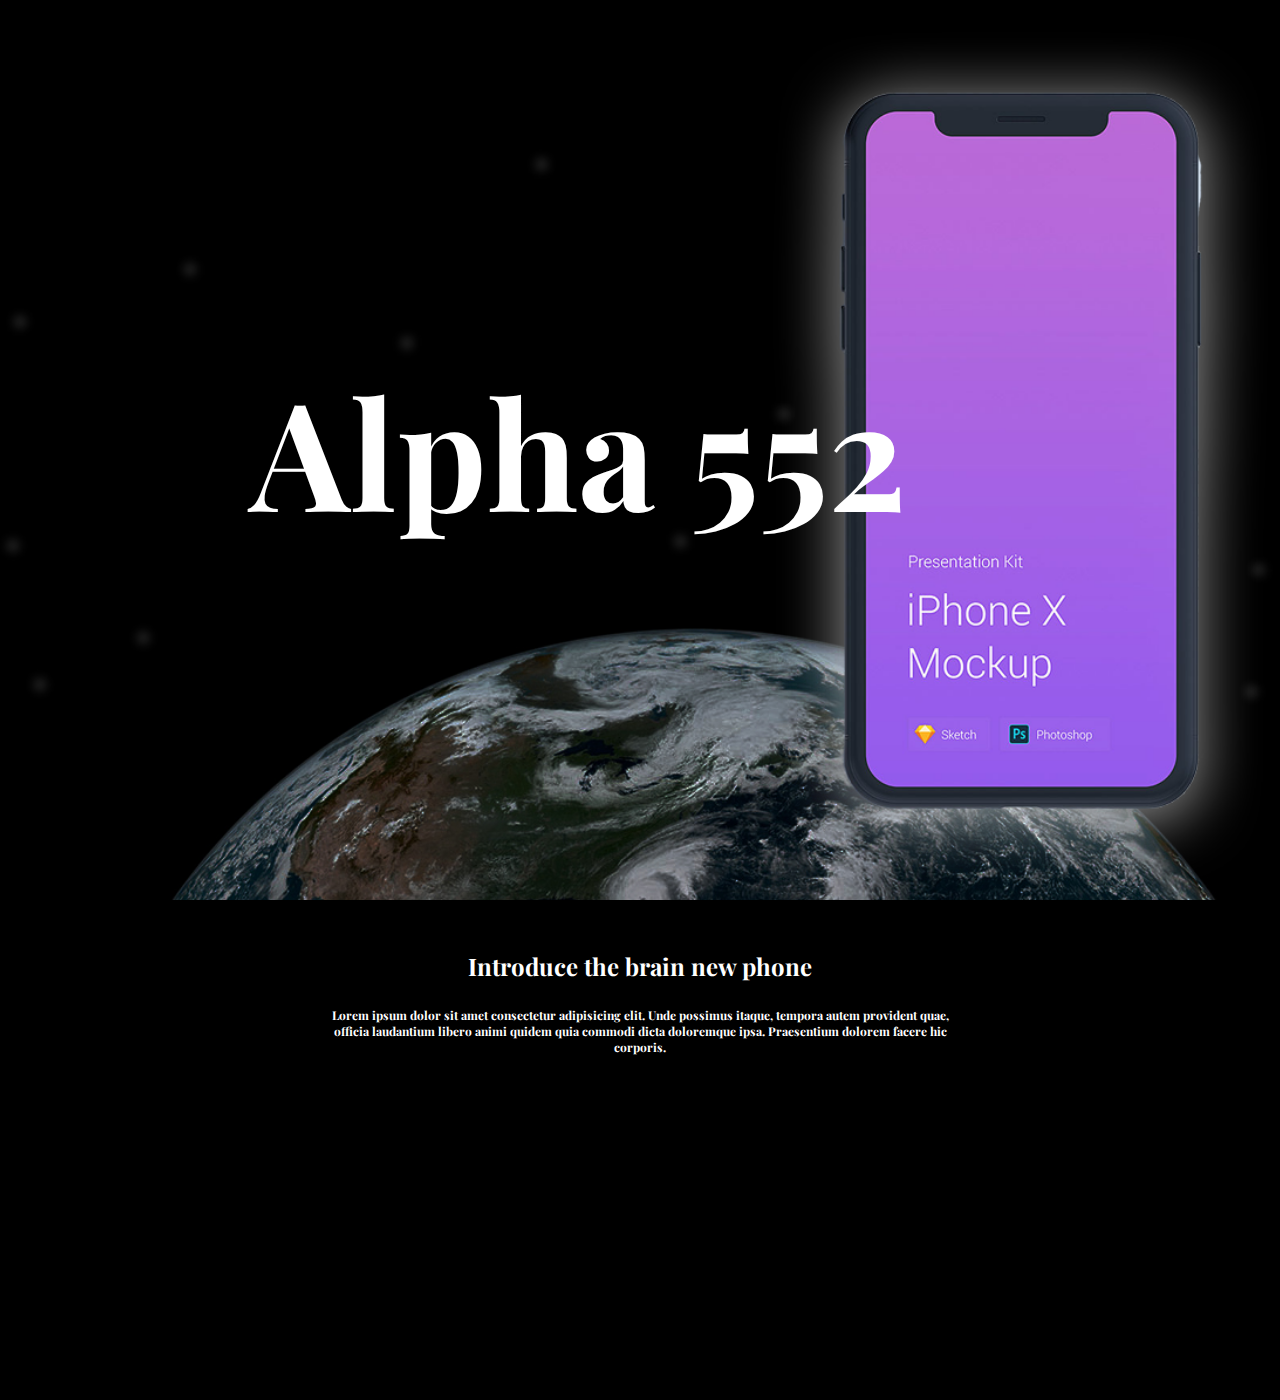
<file: parallax/index.html>
<!DOCTYPE html>
<html lang="en">

<head>
    <meta charset="UTF-8">
    <meta name="viewport" content="width=device-width, initial-scale=1.0">
    <title>Document</title>
    <link href="https://fonts.googleapis.com/css2?family=Playfair+Display:wght@500&display=swap" rel="stylesheet">
    <link rel="stylesheet" href="./styles.css">

</head>

<body>
    <div class="main">
        <img id="background" class="background" src="./image/background1.jpg" alt="background">
        <img id='phone' class='phone' src="./image/phone2.png" alt="phone">
        <h2 id='text' class="text">Alpha 552</h2>
    </div>
    <div class="description">
        <h2 class="description--title">Introduce the brain new phone</h2>
        <h2 class="description--detail">Lorem ipsum dolor sit amet consectetur adipisicing elit. Unde possimus itaque,
            tempora autem provident quae,
            officia laudantium libero animi quidem quia commodi dicta doloremque ipsa. Praesentium dolorem facere hic
            corporis.</h2>
    </div>
    <script>
        let background = document.getElementById('background');
        let phone = document.getElementById('phone');
        let text = document.getElementById('text');

        window.addEventListener('scroll', function () {
            var valuey = window.scrollY;
            phone.style.top = -valuey * 0.5 + 'px';
            background.style.bottom = -valuey * 0.5 + 'px';
            text.style.left = 250 - (valuey * 0.5) + 'px';
        })
    </script>

</body>

</html>
</file>
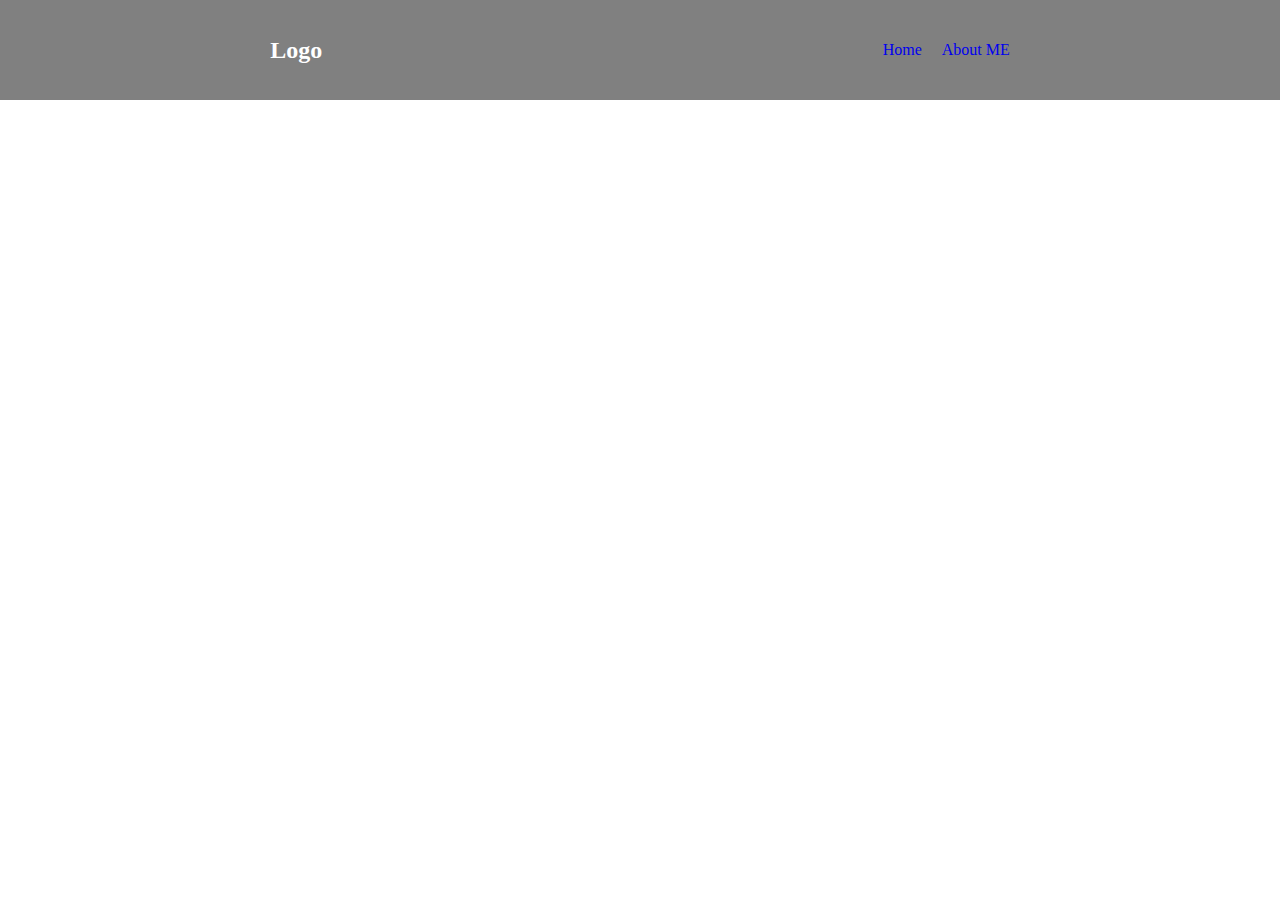
<file: responsivenav/index.html>
<!DOCTYPE HTML>
<html>
<head>
<meta charset="utf-8">
<title>responsiveNav</title>
<link rel="stylesheet" href="styles.css"/>
<script src="./scripts.js" type="text/javascript"></script>
</head>
	
<body>

		<nav class="nav">
		<h2>Logo</h2>
		<ul class="nav-list">
			<li><a href="#">Home</a></li>
			<li><a href="#">About ME</a></li>
		</ul>
		<h3 class="toggle-nav">Menu</h3>
	</nav>
	<nav class='nav-list-toggle'>
		<h2 id='close'>close</h2>
		<ul class='nav-list-in-toggle'>
			<li><a href="#">Home</a></li>
			<li><a href="#">About ME</a></li>
		</ul>
	</<script src="scripts.js" type="text/javascript"></script>

</body>
</html>
</file>
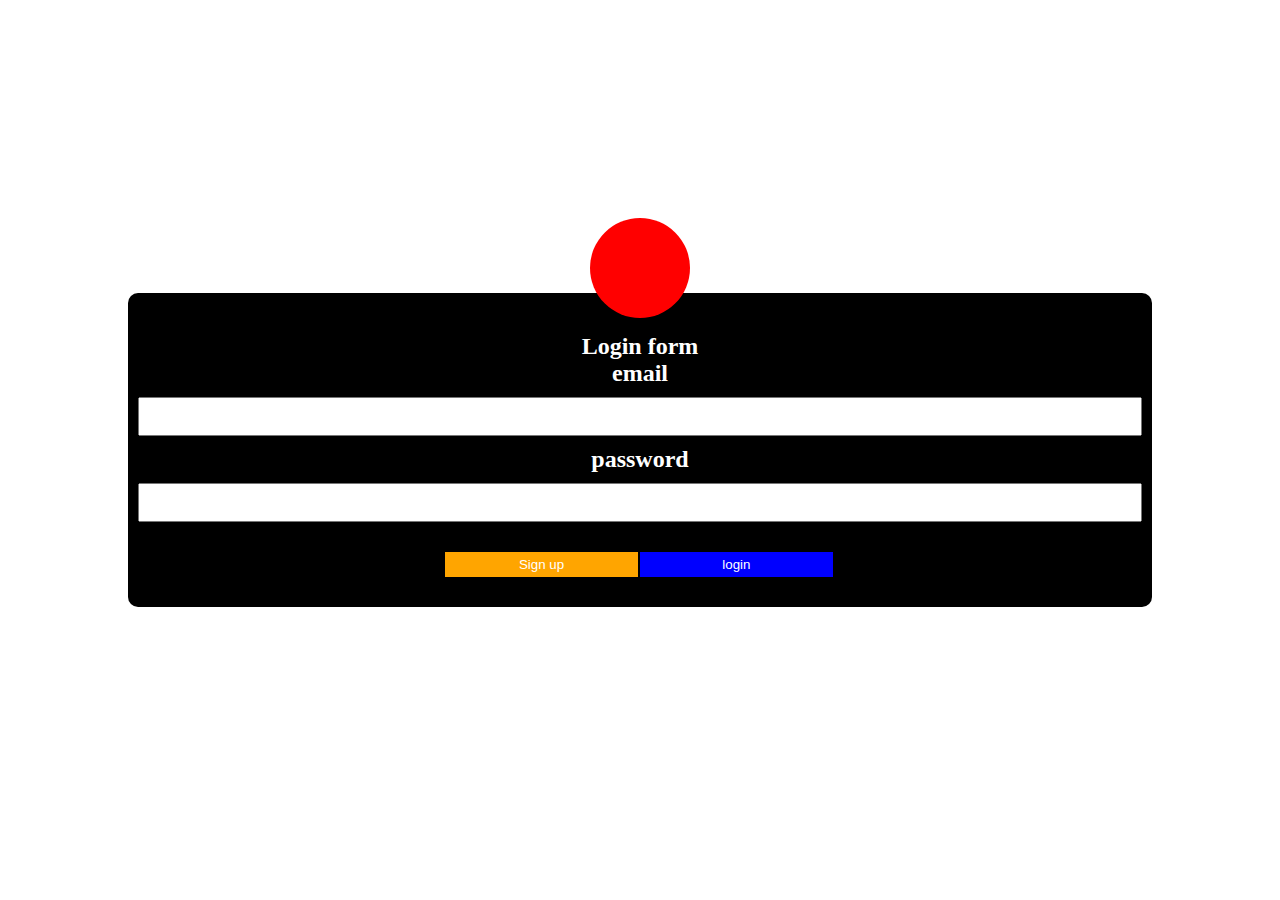
<file: loginform/index2.html>
<!DOCTYPE HTML>
<html lang="eng">
<head>
<meta charset="utf-8">
<meta name="viewport" content="width=device-width,initial-scale=1.0">
<title>index2</title>
<link rel="stylesheet" href="style2.css" />
</head>
<body>
	<main class="main">
	
		<div class='form--holder'>
			<div class='logo'></div>
			<h2 class='login--text'>Login form<h2>
			<p class='login--text'>email</p>
			<input class='input' type="email" name="email" value="" />
			<p class='login--text'>password</p>
			<input class="input" type="password" name="password" value="" />
			
			<div class='button--section'>
			
				<button class='btn--signup'>Sign up</button>
				<button class='btn--login'>login</button>
				
			</div>
			
		
		</div>
		
	</main>

</body>
</html>
</file>
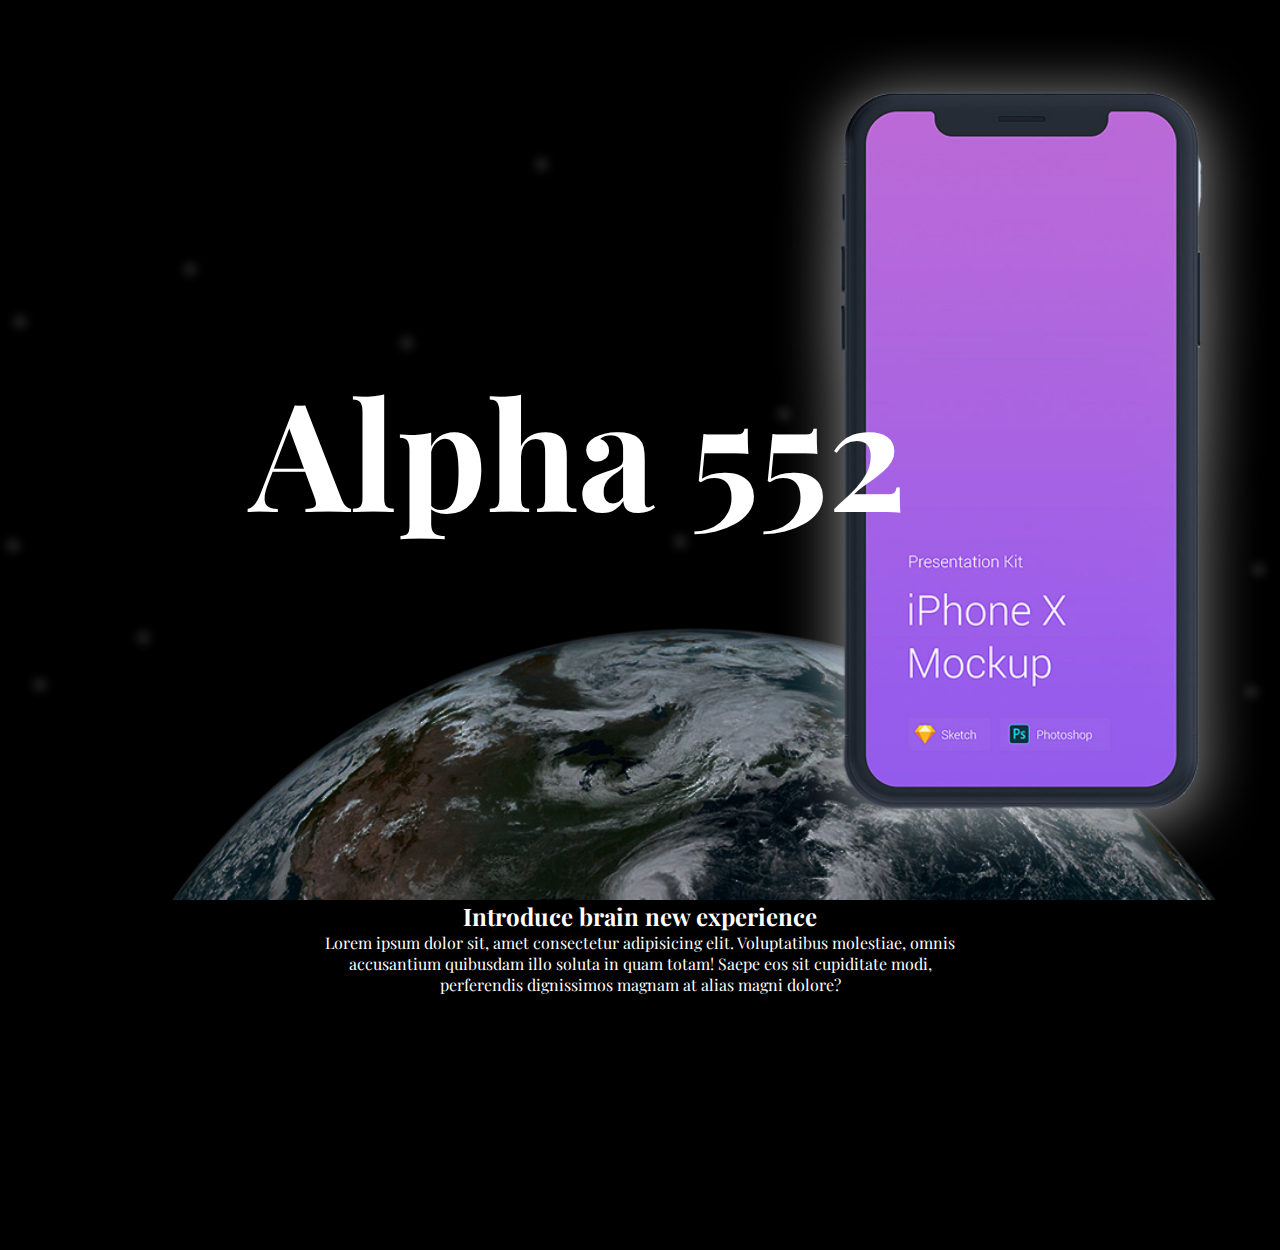
<file: parallax/index2.html>
<!DOCTYPE html>
<html lang="en">

<head>
    <meta charset="UTF-8">
    <meta name="viewport" content="width=device-width, initial-scale=1.0">
    <title>Document</title>
    <link rel="stylesheet" href="./style2.css">
    <link href="https://fonts.googleapis.com/css2?family=Playfair+Display:wght@500&display=swap" rel="stylesheet">
</head>

<body>
    <div class="main">
        <img id='background' class='background' src="./image/background1.jpg" alt="earth background">
        <img id='phone' class='phone' src="./image/phone2.png" alt="phone">
        <h2 id='text' class="text">Alpha 552</h2>
    </div>
    <div class="description--box">
        <h2 class='description'>Introduce brain new experience</h2>
        <p class="description--detail">Lorem ipsum dolor sit, amet consectetur adipisicing elit. Voluptatibus molestiae,
            omnis accusantium quibusdam
            illo soluta in quam totam! Saepe eos sit cupiditate modi, perferendis dignissimos magnam at alias magni
            dolore?</p>
    </div>

    <script>

        let background = document.getElementById('background');
        let phone = document.getElementById('phone');
        let text = document.getElementById('text');
        window.addEventListener('scroll', function () {
            var valuey = window.scrollY;
            console.log(valuey)
            phone.style.top = -valuey * 0.5 + 'px';
            background.style.bottom = -valuey * 0.5 + 'px';
            text.style.left = 250 - (valuey * 0.5) + 'px';
        })

    </script>

</body>

</html>
</file>
<file: parallax/styles.css>
*{
    margin: 0px;
    box-sizing: border-box;
    padding: 0px;
    font-family: 'Playfair Display', serif;
}
.main{
    height: 100vh;
    min-width:90vw;
    position: relative;
    display: flex;
    align-items: center;
    justify-content: center;
    overflow: hidden;
}
.background{
    position: absolute;
    width: 100%;
    height: 100%;
    object-fit:cover ;
    pointer-events: none;
}

.phone{
    position: absolute;
    width: 100%;
    height: 100%;
    object-fit: cover;
    pointer-events: none;
}

.text{
    color: white;
    position: absolute;
    font-size: 150px;
    left: 250px;
}
.description{
    min-height: 500px;
    background-color: black;
   
}
.description--title{
    color: white;
    text-align: center;
    padding-top: 50px;
}

.description--detail{
    color: white;
    font-size: 12px;
    text-align: center;
    margin: auto;
    max-width: 50vw;
    padding-top: 25px;
}
</file>
<file: responsivenav/styles.css>
*{
	box-sizing: border-box;
	padding:0px;
	margin:0px;
}

body{
	height: 100%;
}

.nav{
	display: flex;
	justify-content: space-around;
	align-items:center;
	min-height: 100px;
	background-color: gray;
	color:white;
}

.nav-list{
	list-style: none;
	display: flex;
}

.nav-list>li{
	margin-left:20px;
}

a{
	text-decoration: none !important;
}

.toggle-nav{
	display: none;
}

@media screen and (max-width: 600px)  {
	.nav-list{
		display: none;
	}
	
	.toggle-nav{
		display: inline-block;
	}
}

.nav-list-toggle{
	width: 100%;
	height: 100%;
	flex-direction: column;
	align-items:center;
	justify-content: space-around;
	display: none;
}

.nav-list-in-toggle{
	list-style: none;
	.li{
		margin-top: 10px;
	}
}

.is-active{
	display: flex;
}
</file>
<file: loginform/style2.css>
*{
	box-sizing: border-box;
	padding: 0px;
	margin: 0px;
}

.main{
	display: flex;
	align-items: center;
	justify-content:center;
	height:100vh;
}

.form--holder{
	background-color: black;
	min-height: 200px;
	width:80vw;
	border-radius: 10px;
	padding: 40px 10px 10px 10px;
	position:relative;
}

.login--text{
	color:white;
	text-align: center;
}

.input{
	width:100%;
	margin: 10px 0px ;
	padding: 10px;
	
}

.button--section{
	display:flex;
	justify-content: center;
	align-items: center;
	margin:20px;
}

.btn--login{
	background-color: blue;
	padding: 5px;
	min-width:20%;
	color:white;
	margin-right: 2px;
	border: none;
}

.btn--signup{
	background-color: orange;
	padding: 5px;
	min-width:20%;
	color:white;
	margin-right: 2px;
	border: none;
	
}

.logo{
	height:100px;
	width:100px;
	background-color: red;
	position: absolute;
	border-radius: 50px;
	top:-75px;
	left:calc(50% - 50px);
}
</file>
<file: parallax/style2.css>
*{
    padding:0px;
    margin: 0px;
    box-sizing: border-box;
    font-family: 'Playfair Display', serif;
}

.main{
    position: relative;
    height: 100vh;
    overflow: hidden;
    width: 100vw;
    display: flex;
    justify-content: center;
    align-items: center;

}
.background{
    position: absolute;
    width: 100%;
    height: 100%;
    object-fit: cover;
}

.phone{
    position: absolute;
    width: 100%;
    height: 100%;
    object-fit: cover;
}

.text{
    position: absolute;
    left:250px;
    color: white;
    font-size: 150px;
}

.description{
    text-align: center;
    color: white;
}

.description--detail{
    color: white;
    max-width: 50vw;
    text-align: center;
    margin: auto;
}

.description--box{
    min-height: 350px;
    background-color: black;
}
</file>
